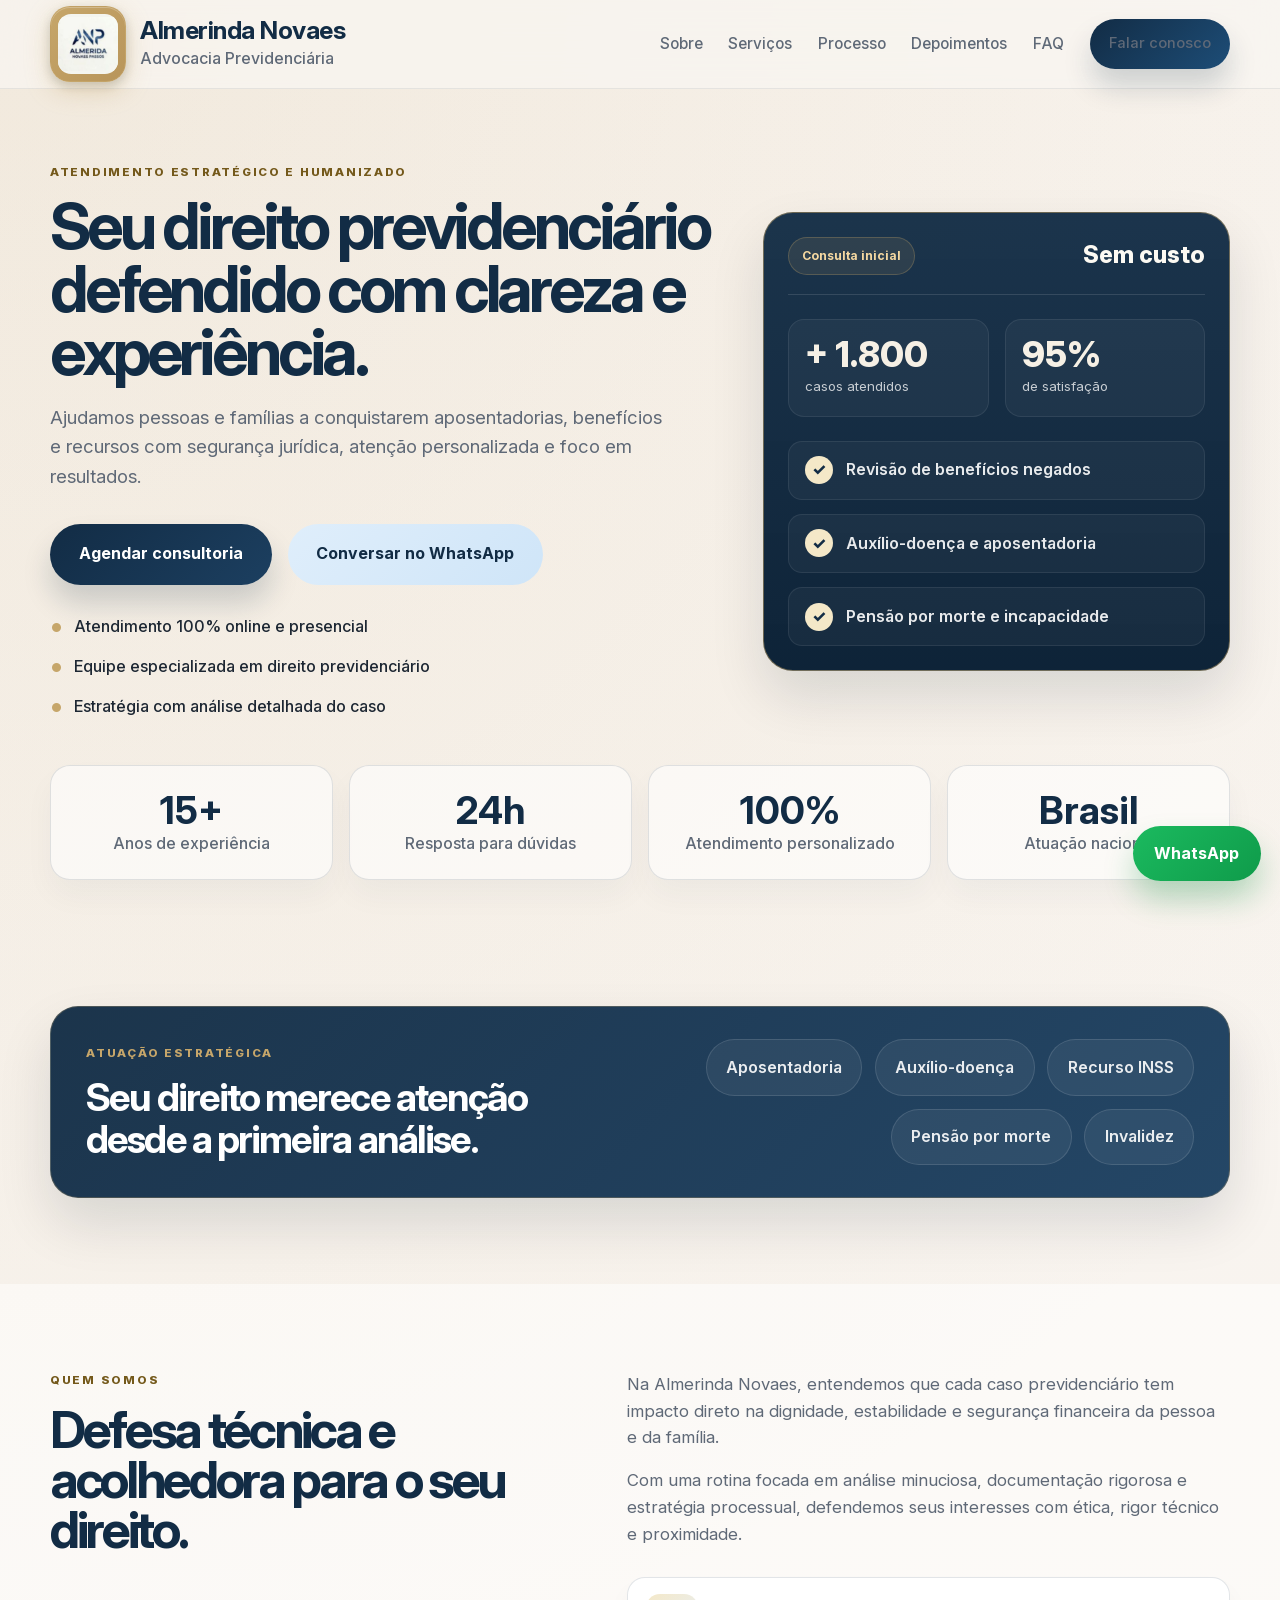
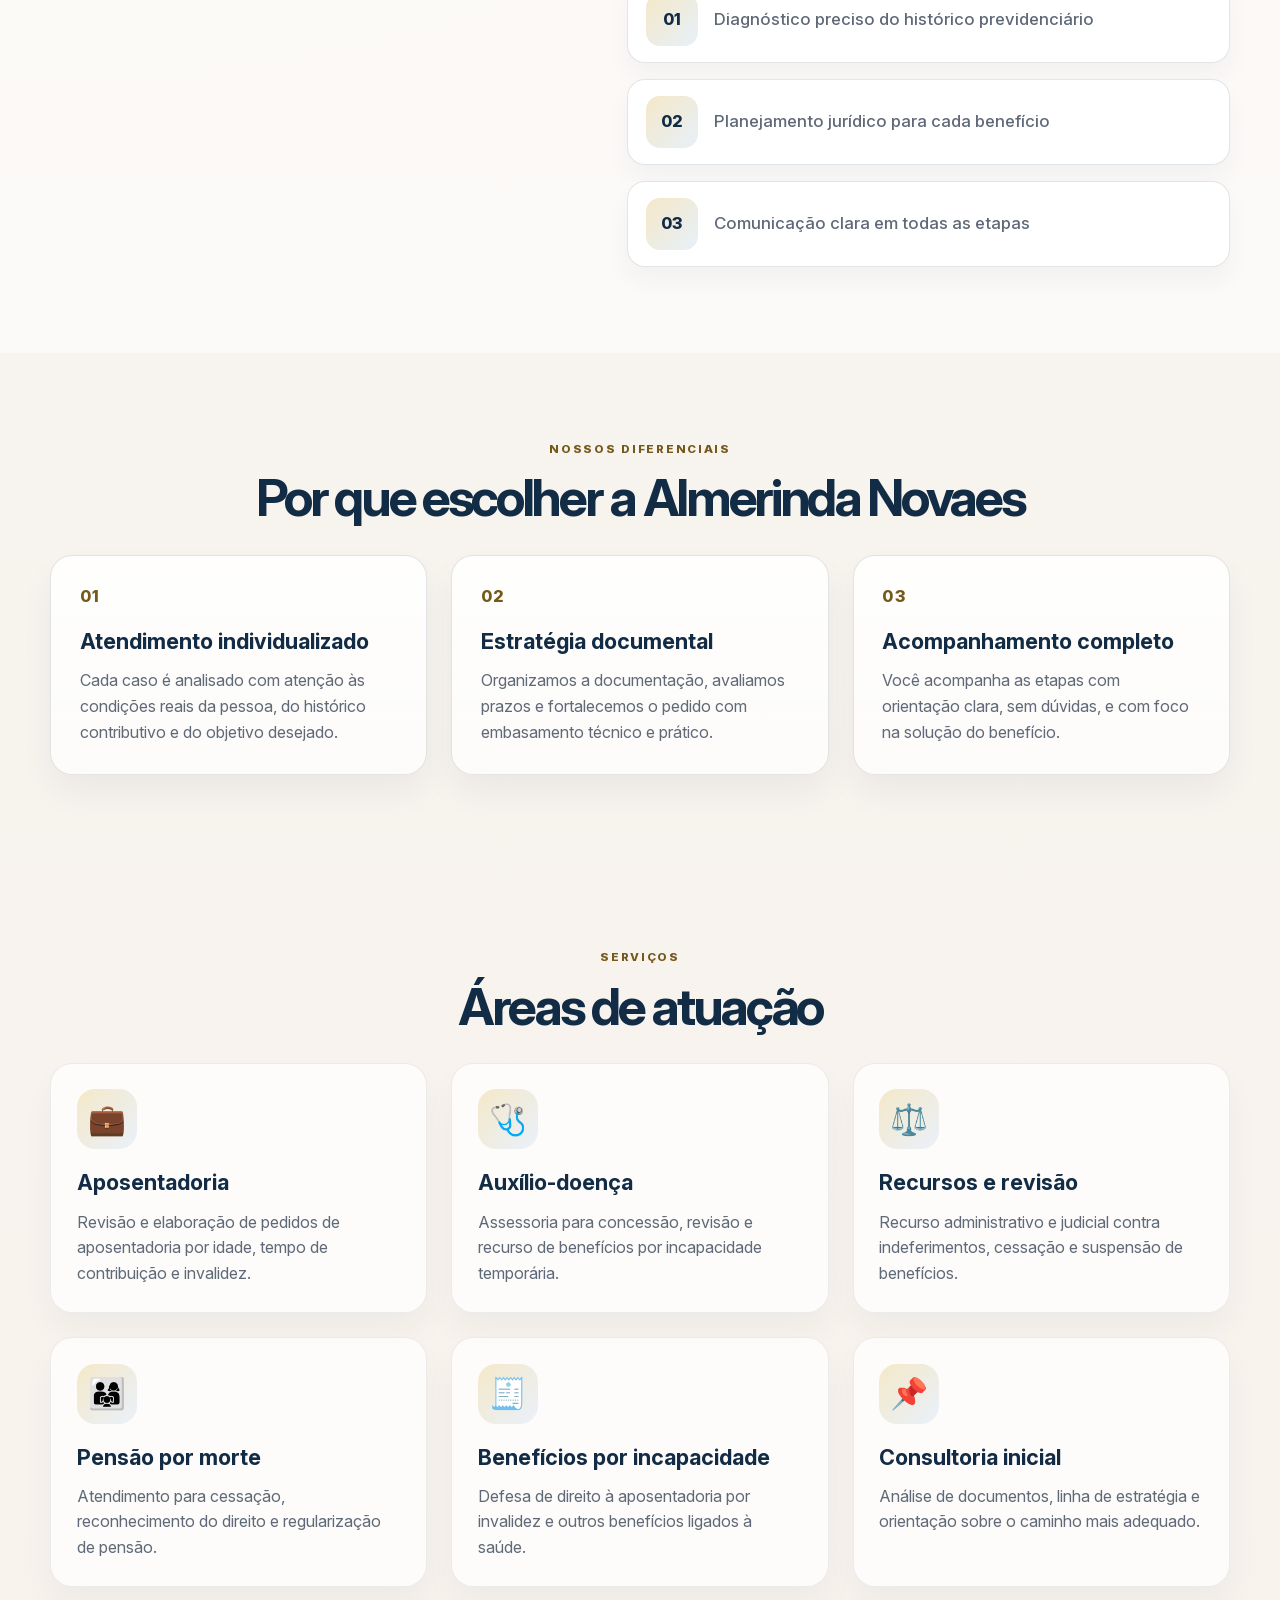
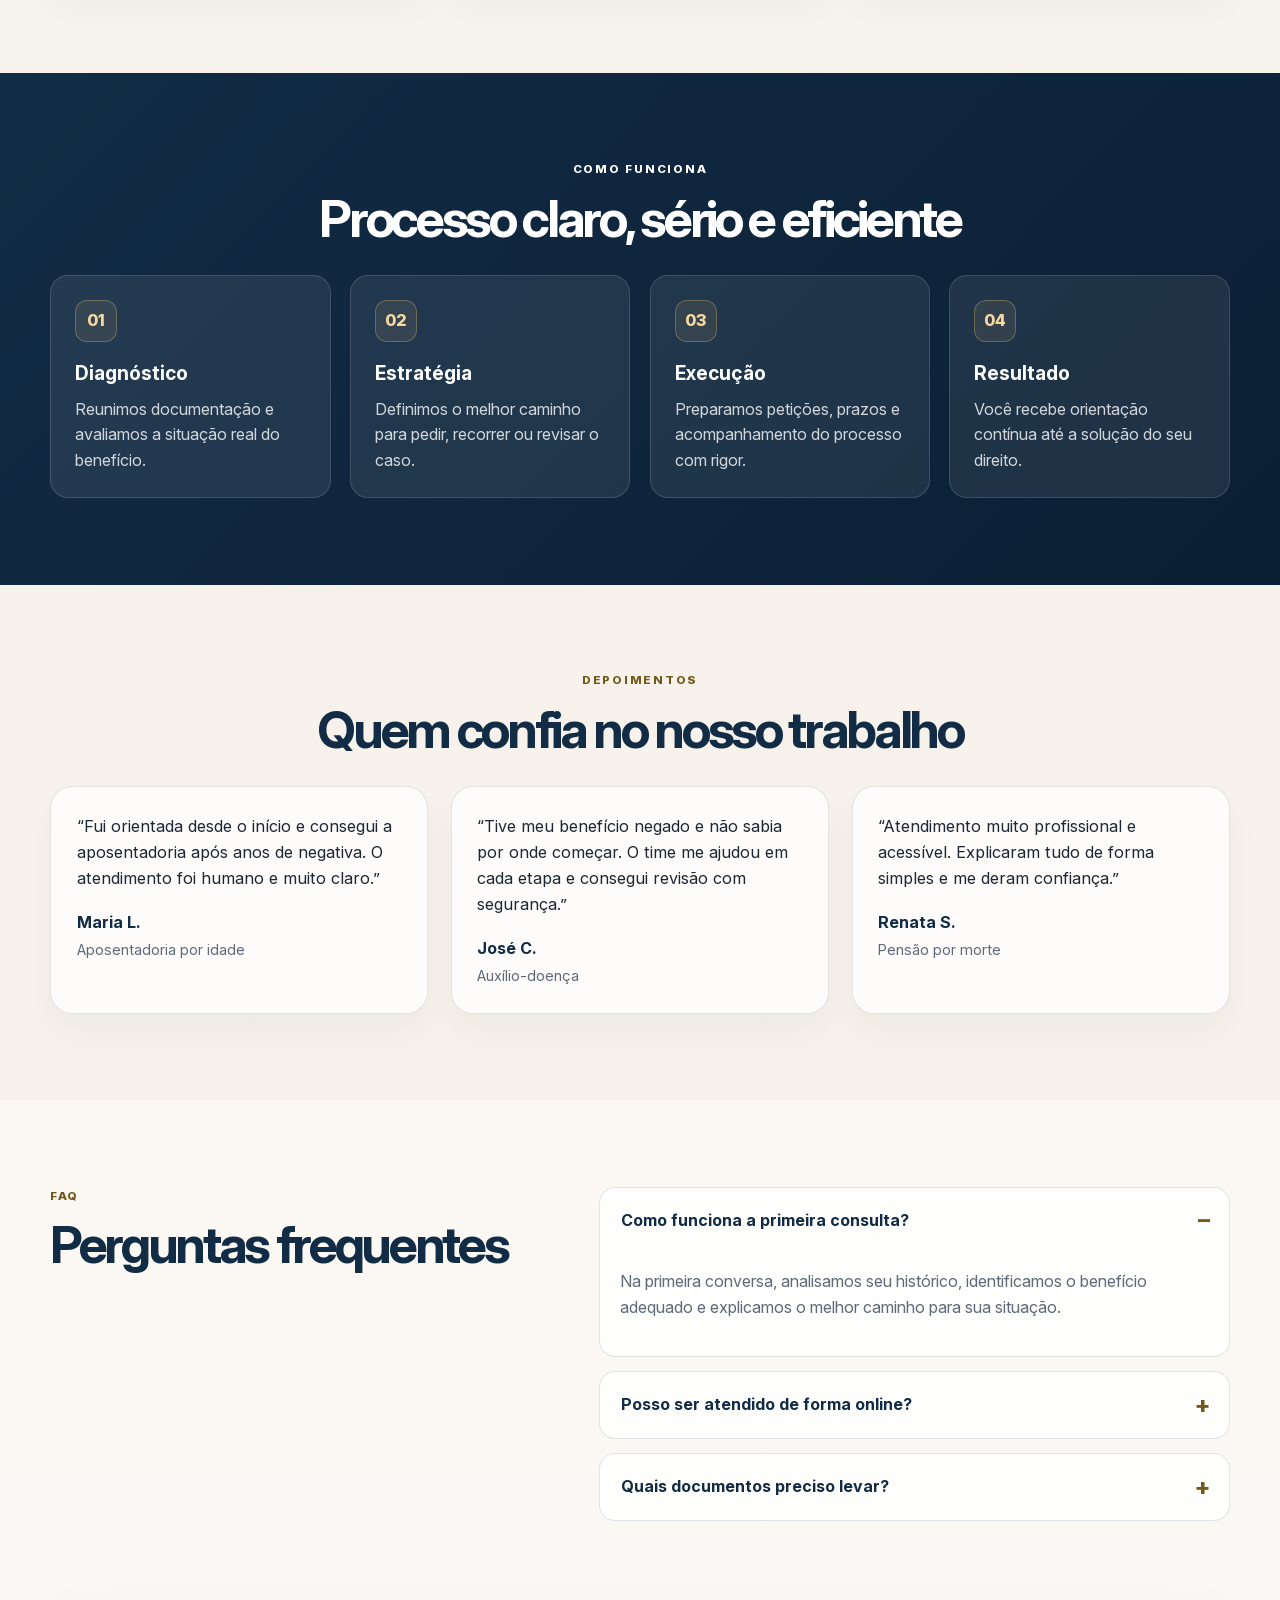
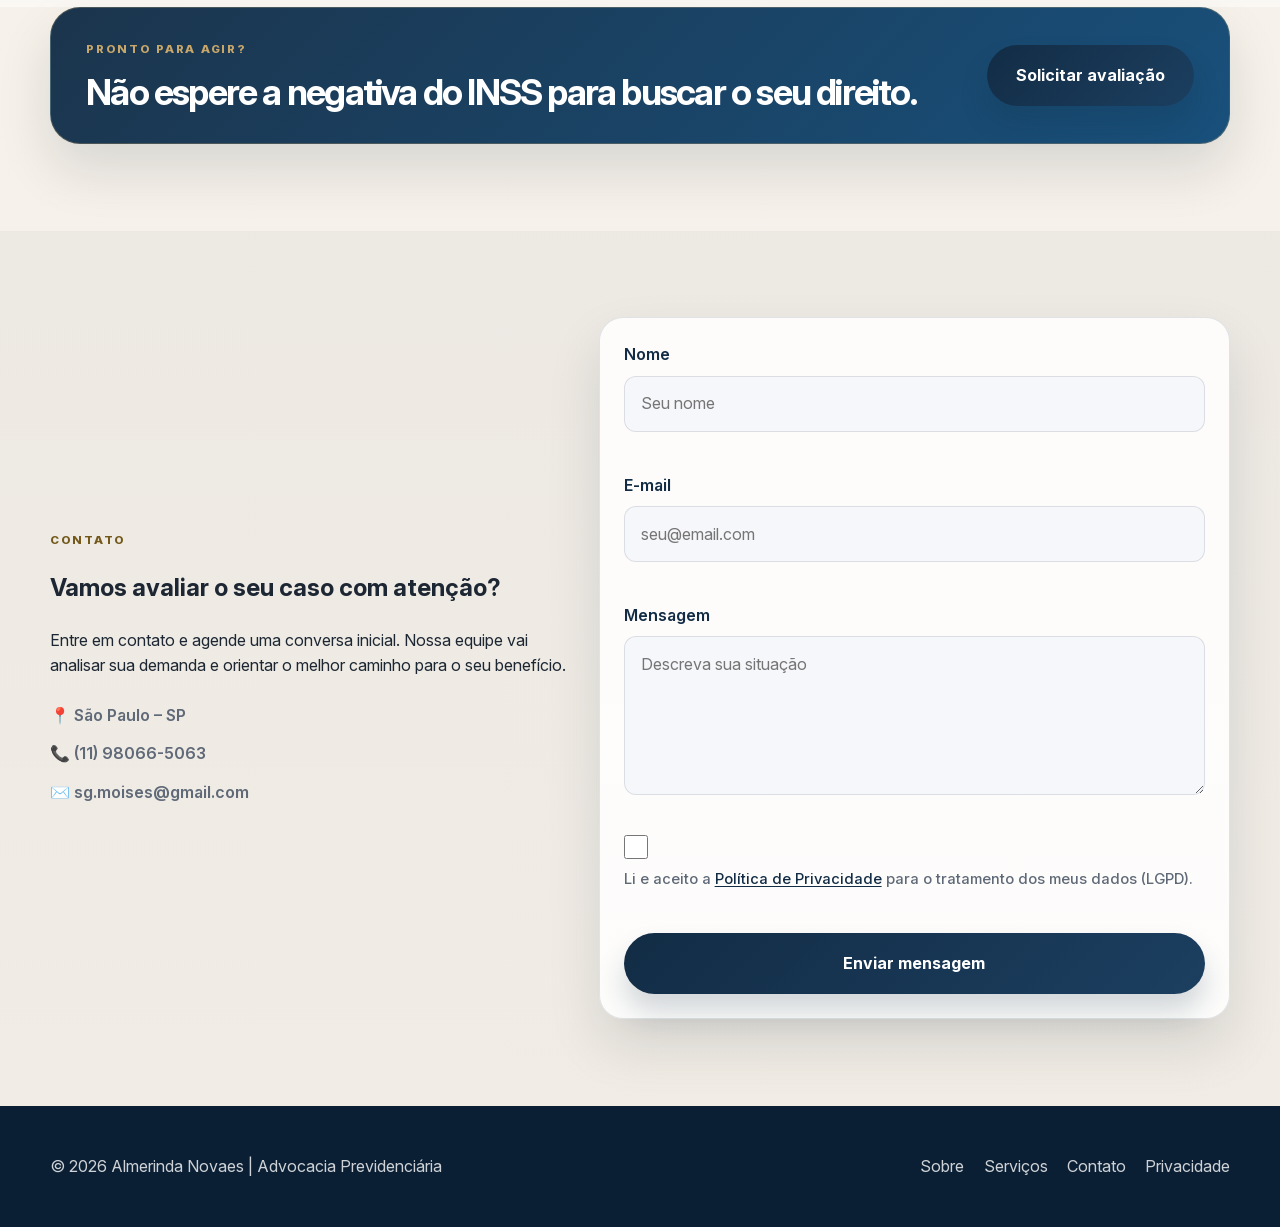
<file: index.html>
<!DOCTYPE html>
<html lang="pt-BR">
  <head>
    <meta charset="UTF-8" />
    <meta name="viewport" content="width=device-width, initial-scale=1.0" />
    <meta
      name="description"
      content="Advocacia Previdenciária especializada em aposentadoria, benefícios e revisão de decisões do INSS. Atendimento presencial e online."
    />
    <title>Almerinda Novaes | Advocacia Previdenciária</title>
    <script type="application/ld+json">
    {
      "@context": "https://schema.org",
      "@type": "LegalService",
      "name": "Almerinda Novaes Advocacia Previdenciária",
      "url": "https://almerindanovaesadv.com.br",
      "logo": "https://almerindanovaesadv.com.br/icons/icon-512.png",
      "telephone": "+5511980665063",
      "email": "sg.moises@gmail.com",
      "address": {
        "@type": "PostalAddress",
        "streetAddress": "",
        "addressLocality": "São Paulo",
        "addressRegion": "SP",
        "postalCode": "",
        "addressCountry": "BR"
      },
      "areaServed": "BR",
      "priceRange": "$$",
      "openingHoursSpecification": [
        {
          "@type": "OpeningHoursSpecification",
          "dayOfWeek": ["Monday", "Tuesday", "Wednesday", "Thursday", "Friday"],
          "opens": "09:00",
          "closes": "18:00"
        }
      ],
      "sameAs": [
        "https://wa.me/5511980665063"
      ]
    }
    </script>
    <meta property="og:type" content="website" />
    <meta property="og:url" content="https://almerindanovaesadv.com.br" />
    <meta property="og:title" content="Almerinda Novaes | Advocacia Previdenciária" />
    <meta property="og:description" content="Advocacia Previdenciária especializada em aposentadoria, benefícios e revisão de decisões do INSS. Atendimento presencial e online." />
    <meta property="og:image" content="https://almerindanovaesadv.com.br/og-image.png" />
    <meta property="og:image:width" content="1200" />
    <meta property="og:image:height" content="630" />
    <meta property="og:locale" content="pt_BR" />
    <meta property="og:site_name" content="Almerinda Novaes Advocacia Previdenciária" />
    <meta name="twitter:card" content="summary_large_image" />
    <meta name="twitter:url" content="https://almerindanovaesadv.com.br" />
    <meta name="twitter:title" content="Almerinda Novaes | Advocacia Previdenciária" />
    <meta name="twitter:description" content="Advocacia Previdenciária especializada em aposentadoria, benefícios e revisão de decisões do INSS. Atendimento presencial e online." />
    <meta name="twitter:image" content="https://almerindanovaesadv.com.br/og-image.png" />
    <meta name="theme-color" content="#122c45" />
    <meta
      http-equiv="Content-Security-Policy"
      content="default-src 'self'; img-src 'self' data:; style-src 'self'; script-src 'self'; connect-src 'self' https://formspree.io; form-action https://formspree.io; font-src 'self'; base-uri 'self'; object-src 'none'"
    />
    <link rel="canonical" href="https://almerindanovaesadv.com.br/" />
    <link rel="icon" type="image/png" sizes="32x32" href="icons/favicon-32.png" />
    <link rel="icon" type="image/png" sizes="192x192" href="icons/icon-192.png" />
    <link rel="apple-touch-icon" href="icons/apple-touch-icon.png" />
    <link rel="preload" as="font" href="fonts/Inter-Variable.woff2" type="font/woff2" crossorigin />
    <link rel="manifest" href="manifest.json" />
    <link rel="stylesheet" href="styles.css" />
  </head>
  <body>
    <a class="skip-link" href="#top">Pular para o conteúdo principal</a>
    <header class="site-header">
      <div class="container nav-wrap">
        <a href="#top" class="brand" aria-label="Página inicial Almerinda Novaes">
          <span class="brand-mark" aria-hidden="true">
            <img src="logo-3x.jpg" alt="" width="76" height="76" loading="eager" />
          </span>
          <span>
            <strong>Almerinda Novaes</strong>
            <small>Advocacia Previdenciária</small>
          </span>
        </a>

        <button class="nav-toggle" aria-label="Abrir menu" aria-expanded="false" aria-controls="menu-principal">
          <span></span>
          <span></span>
          <span></span>
        </button>

        <nav class="site-nav" id="menu-principal" aria-label="Menu principal">
          <a href="#sobre">Sobre</a>
          <a href="#servicos">Serviços</a>
          <a href="#processo">Processo</a>
          <a href="#depoimentos">Depoimentos</a>
          <a href="#faq">FAQ</a>
          <a href="#contato" class="button button--small">Falar conosco</a>
        </nav>
      </div>
    </header>

    <main id="top">
      <section class="hero">
        <div class="container hero-grid">
          <div class="hero-copy">
            <p class="eyebrow">Atendimento estratégico e humanizado</p>
            <h1>Seu direito previdenciário defendido com clareza e experiência.</h1>
            <p class="lead">
              Ajudamos pessoas e famílias a conquistarem aposentadorias, benefícios e
              recursos com segurança jurídica, atenção personalizada e foco em resultados.
            </p>
            <div class="hero-actions">
              <a class="button" href="#contato">Agendar consultoria</a>
              <a
                class="button button--secondary"
                href="https://wa.me/5511980665063?text=Ol%C3%A1%2C%20quero%20agendar%20uma%20consulta%20previdenci%C3%A1ria."
                target="_blank"
                rel="noreferrer"
                >Conversar no WhatsApp</a
              >
            </div>
            <ul class="hero-points">
              <li>Atendimento 100% online e presencial</li>
              <li>Equipe especializada em direito previdenciário</li>
              <li>Estratégia com análise detalhada do caso</li>
            </ul>
          </div>

          <div class="hero-card" aria-label="Informações de destaque">
            <div class="card-top">
              <span class="badge">Consulta inicial</span>
              <strong>Sem custo</strong>
            </div>
            <div class="cases">
              <div>
                <span>+ 1.800</span>
                <small>casos atendidos</small>
              </div>
              <div>
                <span>95%</span>
                <small>de satisfação</small>
              </div>
            </div>
            <div class="mini-list">
              <div>
                <span class="icon">✓</span>
                <p>Revisão de benefícios negados</p>
              </div>
              <div>
                <span class="icon">✓</span>
                <p>Auxílio-doença e aposentadoria</p>
              </div>
              <div>
                <span class="icon">✓</span>
                <p>Pensão por morte e incapacidade</p>
              </div>
            </div>
          </div>
        </div>
      </section>

      <section class="stats">
        <div class="container stats-grid">
          <div>
            <strong>15+</strong>
            <span>Anos de experiência</span>
          </div>
          <div>
            <strong>24h</strong>
            <span>Resposta para dúvidas</span>
          </div>
          <div>
            <strong>100%</strong>
            <span>Atendimento personalizado</span>
          </div>
          <div>
            <strong>Brasil</strong>
            <span>Atuação nacional</span>
          </div>
        </div>
      </section>

      <section class="section trust-band">
        <div class="container trust-grid">
          <div class="trust-copy">
            <p class="eyebrow">Atuação estratégica</p>
            <h2>Seu direito merece atenção desde a primeira análise.</h2>
          </div>
          <div class="trust-list" aria-label="Especialidades em direito previdenciário">
            <span>Aposentadoria</span>
            <span>Auxílio-doença</span>
            <span>Recurso INSS</span>
            <span>Pensão por morte</span>
            <span>Invalidez</span>
          </div>
        </div>
      </section>

      <section id="sobre" class="section section-light">
        <div class="container two-column">
          <div class="section-header">
            <p class="eyebrow">Quem somos</p>
            <h2>Defesa técnica e acolhedora para o seu direito.</h2>
          </div>

          <div class="about-content">
            <p>
              Na Almerinda Novaes, entendemos que cada caso previdenciário tem impacto direto
              na dignidade, estabilidade e segurança financeira da pessoa e da família.
            </p>
            <p>
              Com uma rotina focada em análise minuciosa, documentação rigorosa e estratégia
              processual, defendemos seus interesses com ética, rigor técnico e proximidade.
            </p>
            <div class="benefits-list">
              <div>
                <span>01</span>
                <p>Diagnóstico preciso do histórico previdenciário</p>
              </div>
              <div>
                <span>02</span>
                <p>Planejamento jurídico para cada benefício</p>
              </div>
              <div>
                <span>03</span>
                <p>Comunicação clara em todas as etapas</p>
              </div>
            </div>
          </div>
        </div>
      </section>

      <section class="section">
        <div class="container">
          <div class="section-header centered">
            <p class="eyebrow">Nossos diferenciais</p>
            <h2>Por que escolher a Almerinda Novaes</h2>
          </div>

          <div class="diff-grid">
            <div class="diff-card">
              <span class="diff-number">01</span>
              <h3>Atendimento individualizado</h3>
              <p>Cada caso é analisado com atenção às condições reais da pessoa, do histórico contributivo e do objetivo desejado.</p>
            </div>
            <div class="diff-card">
              <span class="diff-number">02</span>
              <h3>Estratégia documental</h3>
              <p>Organizamos a documentação, avaliamos prazos e fortalecemos o pedido com embasamento técnico e prático.</p>
            </div>
            <div class="diff-card">
              <span class="diff-number">03</span>
              <h3>Acompanhamento completo</h3>
              <p>Você acompanha as etapas com orientação clara, sem dúvidas, e com foco na solução do benefício.</p>
            </div>
          </div>
        </div>
      </section>

      <section id="servicos" class="section">
        <div class="container">
          <div class="section-header centered">
            <p class="eyebrow">Serviços</p>
            <h2>Áreas de atuação</h2>
          </div>

          <div class="card-grid">
            <article class="service-card">
              <span class="service-icon" aria-hidden="true">💼</span>
              <h3>Aposentadoria</h3>
              <p>Revisão e elaboração de pedidos de aposentadoria por idade, tempo de contribuição e invalidez.</p>
            </article>
            <article class="service-card">
              <span class="service-icon" aria-hidden="true">🩺</span>
              <h3>Auxílio-doença</h3>
              <p>Assessoria para concessão, revisão e recurso de benefícios por incapacidade temporária.</p>
            </article>
            <article class="service-card">
              <span class="service-icon" aria-hidden="true">⚖️</span>
              <h3>Recursos e revisão</h3>
              <p>Recurso administrativo e judicial contra indeferimentos, cessação e suspensão de benefícios.</p>
            </article>
            <article class="service-card">
              <span class="service-icon" aria-hidden="true">👨‍👩‍👧</span>
              <h3>Pensão por morte</h3>
              <p>Atendimento para cessação, reconhecimento do direito e regularização de pensão.</p>
            </article>
            <article class="service-card">
              <span class="service-icon" aria-hidden="true">🧾</span>
              <h3>Benefícios por incapacidade</h3>
              <p>Defesa de direito à aposentadoria por invalidez e outros benefícios ligados à saúde.</p>
            </article>
            <article class="service-card">
              <span class="service-icon" aria-hidden="true">📌</span>
              <h3>Consultoria inicial</h3>
              <p>Análise de documentos, linha de estratégia e orientação sobre o caminho mais adequado.</p>
            </article>
          </div>
        </div>
      </section>

      <section id="processo" class="section section-accent">
        <div class="container">
          <div class="section-header centered light">
            <p class="eyebrow">Como funciona</p>
            <h2>Processo claro, sério e eficiente</h2>
          </div>

          <div class="steps-grid">
            <div class="step">
              <span>01</span>
              <h3>Diagnóstico</h3>
              <p>Reunimos documentação e avaliamos a situação real do benefício.</p>
            </div>
            <div class="step">
              <span>02</span>
              <h3>Estratégia</h3>
              <p>Definimos o melhor caminho para pedir, recorrer ou revisar o caso.</p>
            </div>
            <div class="step">
              <span>03</span>
              <h3>Execução</h3>
              <p>Preparamos petições, prazos e acompanhamento do processo com rigor.</p>
            </div>
            <div class="step">
              <span>04</span>
              <h3>Resultado</h3>
              <p>Você recebe orientação contínua até a solução do seu direito.</p>
            </div>
          </div>
        </div>
      </section>

      <section id="depoimentos" class="section">
        <div class="container">
          <div class="section-header centered">
            <p class="eyebrow">Depoimentos</p>
            <h2>Quem confia no nosso trabalho</h2>
          </div>

          <div class="testimonial-grid">
            <blockquote class="testimonial">
              “Fui orientada desde o início e consegui a aposentadoria após anos de negativa. O atendimento foi humano e muito claro.”
              <footer>
                <strong>Maria L.</strong>
                <span>Aposentadoria por idade</span>
              </footer>
            </blockquote>
            <blockquote class="testimonial">
              “Tive meu benefício negado e não sabia por onde começar. O time me ajudou em cada etapa e consegui revisão com segurança.”
              <footer>
                <strong>José C.</strong>
                <span>Auxílio-doença</span>
              </footer>
            </blockquote>
            <blockquote class="testimonial">
              “Atendimento muito profissional e acessível. Explicaram tudo de forma simples e me deram confiança.”
              <footer>
                <strong>Renata S.</strong>
                <span>Pensão por morte</span>
              </footer>
            </blockquote>
          </div>
        </div>
      </section>

      <section id="faq" class="section section-light">
        <div class="container faq-wrap">
          <div class="section-header">
            <p class="eyebrow">FAQ</p>
            <h2>Perguntas frequentes</h2>
          </div>

          <div class="faq-list">
            <div class="faq-item active">
              <button class="faq-question" type="button" id="faq-question-1" aria-expanded="true" aria-controls="faq-answer-1">
                Como funciona a primeira consulta?
              </button>
              <div id="faq-answer-1" class="faq-answer" role="region" aria-labelledby="faq-question-1">
                <p>Na primeira conversa, analisamos seu histórico, identificamos o benefício adequado e explicamos o melhor caminho para sua situação.</p>
              </div>
            </div>
            <div class="faq-item">
              <button class="faq-question" type="button" id="faq-question-2" aria-expanded="false" aria-controls="faq-answer-2">
                Posso ser atendido de forma online?
              </button>
              <div id="faq-answer-2" class="faq-answer" role="region" aria-labelledby="faq-question-2" hidden>
                <p>Sim. A maioria dos atendimentos é realizada de forma virtual, com agilidade e acompanhamento completo.</p>
              </div>
            </div>
            <div class="faq-item">
              <button class="faq-question" type="button" id="faq-question-3" aria-expanded="false" aria-controls="faq-answer-3">
                Quais documentos preciso levar?
              </button>
              <div id="faq-answer-3" class="faq-answer" role="region" aria-labelledby="faq-question-3" hidden>
                <p>Depende do caso, mas normalmente reunimos RG, CPF, carteira de trabalho, comprovantes e documentos específicos do benefício.</p>
              </div>
            </div>
          </div>
        </div>
      </section>

      <section class="section cta-panel">
        <div class="container cta-box">
          <div>
            <p class="eyebrow">Pronto para agir?</p>
            <h2>Não espere a negativa do INSS para buscar o seu direito.</h2>
          </div>
          <a
            class="button"
            href="https://wa.me/5511980665063?text=Ol%C3%A1%2C%20quero%20solicitar%20uma%20avalia%C3%A7%C3%A3o%20do%20meu%20caso%20previdenci%C3%A1rio."
            target="_blank"
            rel="noreferrer"
          >
            Solicitar avaliação
          </a>
        </div>
      </section>

      <section id="contato" class="section contact-section">
        <div class="container contact-grid">
          <div>
            <p class="eyebrow">Contato</p>
            <h2>Vamos avaliar o seu caso com atenção?</h2>
            <p>
              Entre em contato e agende uma conversa inicial. Nossa equipe vai analisar sua
              demanda e orientar o melhor caminho para o seu benefício.
            </p>
            <ul class="contact-list">
              <li><span aria-hidden="true">📍</span> São Paulo – SP</li>
              <li><span aria-hidden="true">📞</span> (11) 98066-5063</li>
              <li><span aria-hidden="true">✉️</span> sg.moises@gmail.com</li>
            </ul>
          </div>

          <form
            class="contact-form"
            id="contact-form"
            action="https://formspree.io/f/mgaoooyw"
            method="post"
          >
            <div class="field">
              <label for="campo-nome">Nome</label>
              <input
                type="text"
                id="campo-nome"
                name="nome"
                placeholder="Seu nome"
                autocomplete="name"
                required
                aria-describedby="erro-nome"
              />
              <span class="field-error" id="erro-nome" aria-live="polite"></span>
            </div>
            <div class="field">
              <label for="campo-email">E-mail</label>
              <input
                type="email"
                id="campo-email"
                name="email"
                placeholder="seu@email.com"
                autocomplete="email"
                required
                aria-describedby="erro-email"
              />
              <span class="field-error" id="erro-email" aria-live="polite"></span>
            </div>
            <div class="field">
              <label for="campo-mensagem">Mensagem</label>
              <textarea
                id="campo-mensagem"
                name="mensagem"
                rows="5"
                placeholder="Descreva sua situação"
                minlength="20"
                required
                aria-describedby="erro-mensagem"
              ></textarea>
              <span class="field-error" id="erro-mensagem" aria-live="polite"></span>
            </div>
            <div class="field">
              <label class="consent" for="campo-consentimento">
                <input
                  type="checkbox"
                  id="campo-consentimento"
                  name="consentimento"
                  required
                  aria-describedby="erro-consentimento"
                />
                <span>
                  Li e aceito a
                  <a href="privacidade.html" target="_blank" rel="noopener noreferrer">Política de Privacidade</a>
                  para o tratamento dos meus dados (LGPD).
                </span>
              </label>
              <span class="field-error" id="erro-consentimento" aria-live="polite"></span>
            </div>
            <button type="submit" class="button">Enviar mensagem</button>
            <p class="form-status" aria-live="polite" hidden></p>
          </form>
        </div>
      </section>
    </main>

    <a
      class="floating-whatsapp"
      href="https://wa.me/5511980665063?text=Ol%C3%A1%2C%20quero%20agendar%20uma%20consulta%20previdenci%C3%A1ria."
      target="_blank"
      rel="noreferrer"
      aria-label="Falar no WhatsApp"
    >
      WhatsApp
    </a>

    <footer class="site-footer">
      <div class="container footer-wrap">
        <p>© <span id="year"></span> Almerinda Novaes | Advocacia Previdenciária</p>
        <div class="footer-links">
          <a href="#sobre">Sobre</a>
          <a href="#servicos">Serviços</a>
          <a href="#contato">Contato</a>
          <a href="privacidade.html">Privacidade</a>
        </div>
      </div>
    </footer>

    <script src="script.js"></script>
  </body>
</html>
</file>
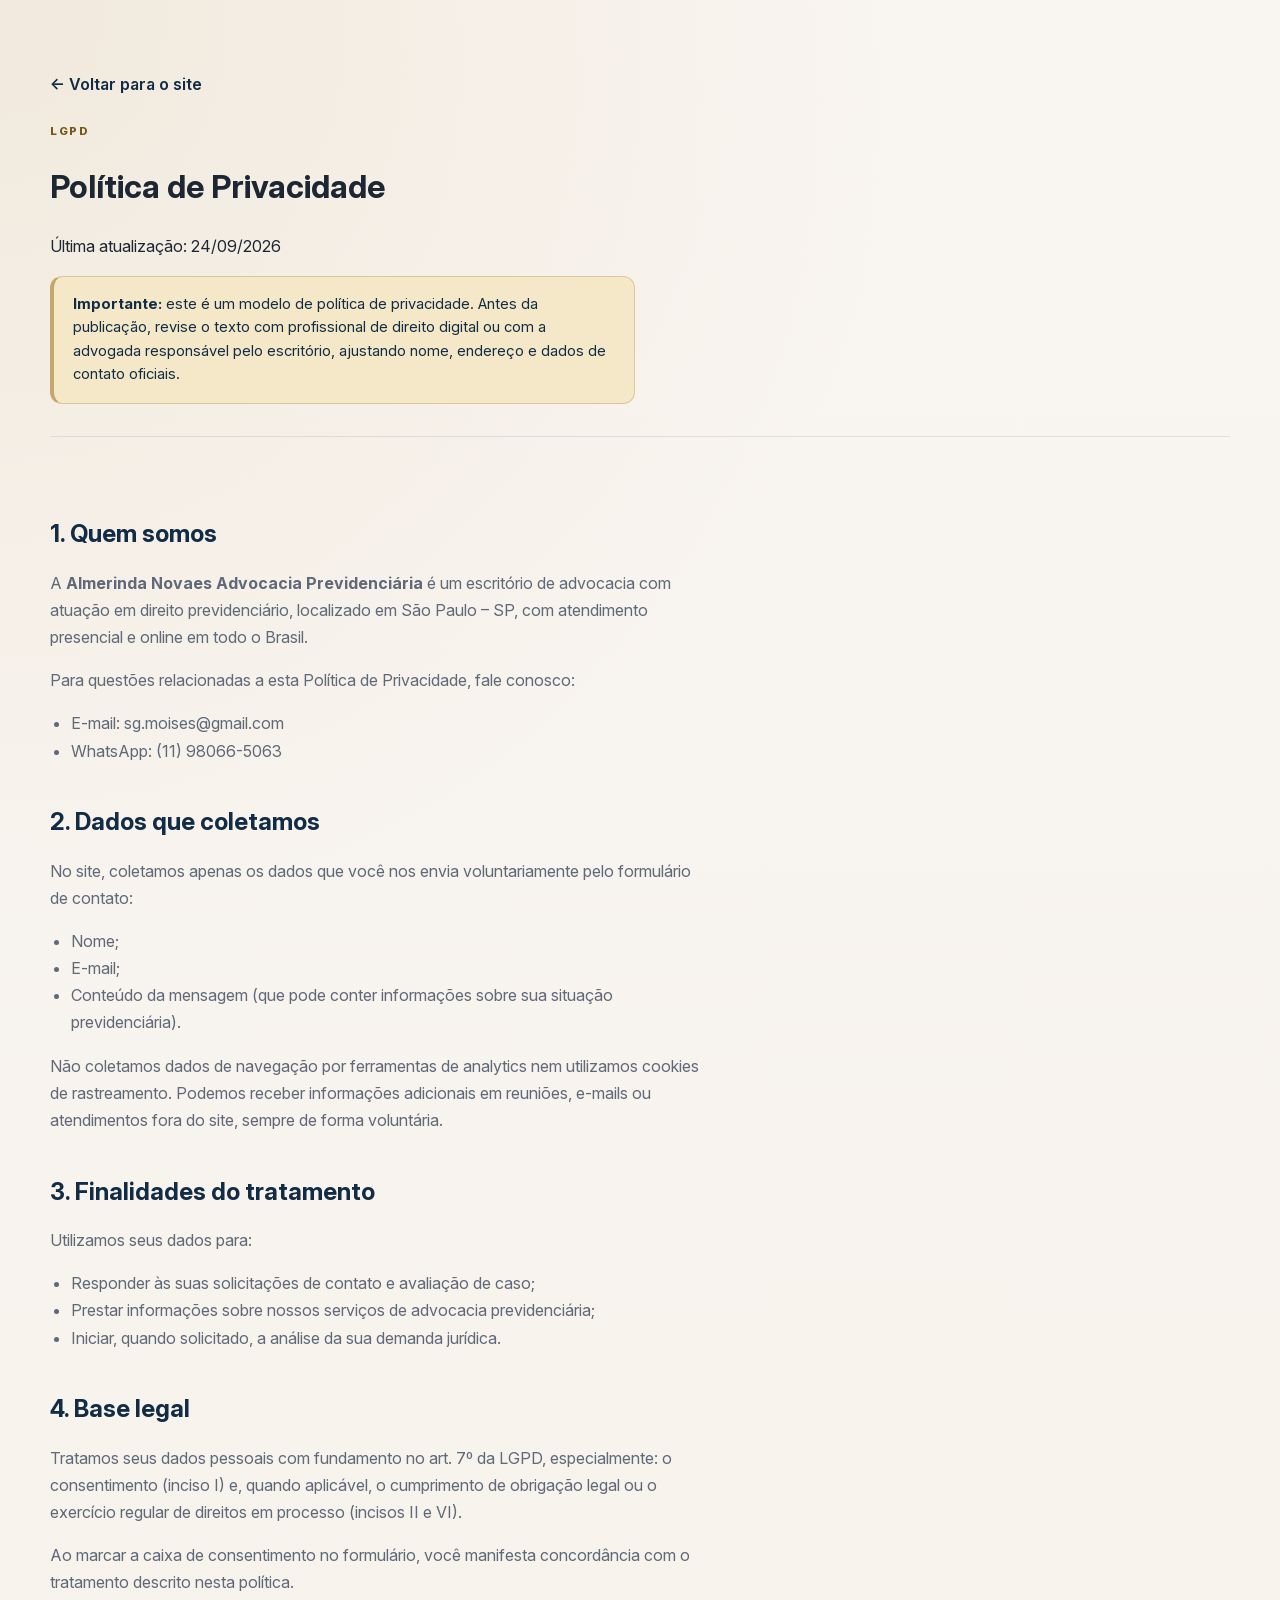
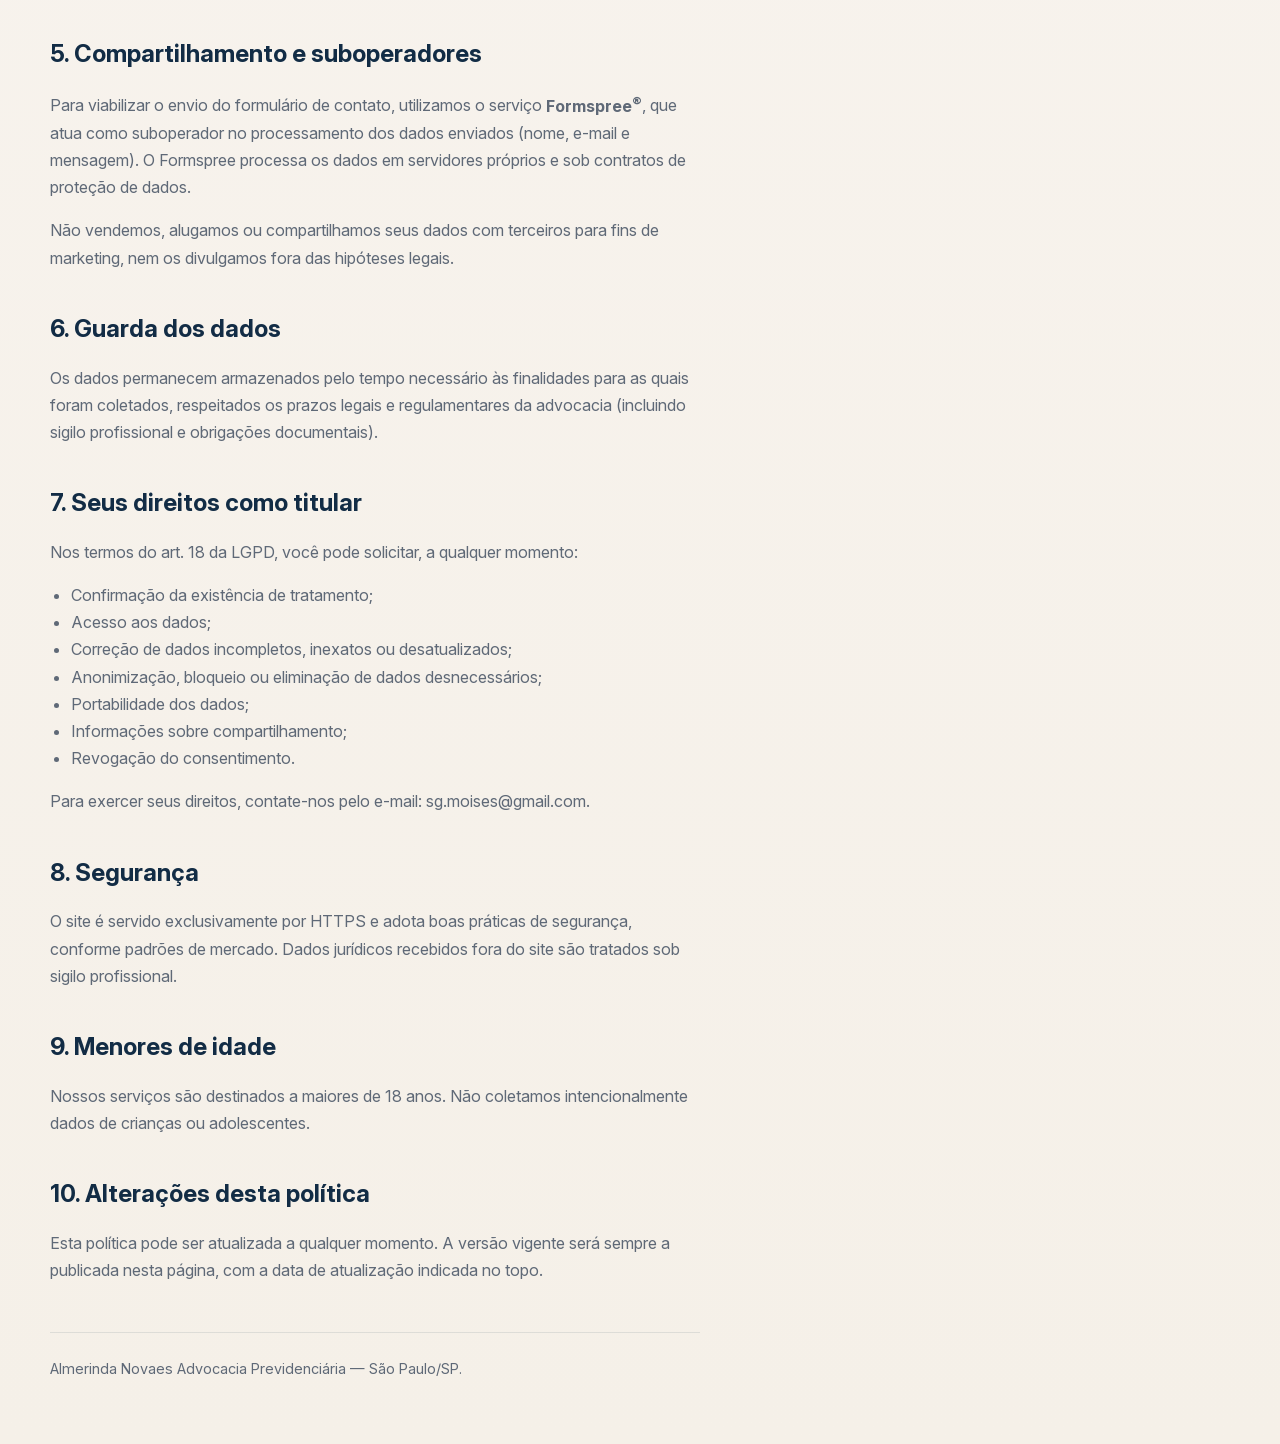
<file: privacidade.html>
<!DOCTYPE html>
<html lang="pt-BR">
  <head>
    <meta charset="UTF-8" />
    <meta name="viewport" content="width=device-width, initial-scale=1.0" />
    <meta name="robots" content="index, follow" />
    <title>Política de Privacidade | Almerinda Novaes Advocacia Previdenciária</title>
    <meta
      name="description"
      content="Política de Privacidade da Almerinda Novaes Advocacia Previdenciária: como tratamos seus dados pessoais, conforme a Lei Geral de Proteção de Dados (LGPD)."
    />
    <meta name="theme-color" content="#122c45" />
    <meta
      http-equiv="Content-Security-Policy"
      content="default-src 'self'; img-src 'self' data:; style-src 'self'; script-src 'none'; font-src 'self'; base-uri 'self'; object-src 'none'; form-action 'none'"
    />
    <link rel="canonical" href="https://almerindanovaesadv.com.br/privacidade.html" />
    <link rel="icon" type="image/png" sizes="32x32" href="icons/favicon-32.png" />
    <link rel="icon" type="image/png" sizes="192x192" href="icons/icon-192.png" />
    <link rel="apple-touch-icon" href="icons/apple-touch-icon.png" />
    <link rel="manifest" href="manifest.json" />
    <link rel="stylesheet" href="styles.css" />
  </head>
  <body>
    <main class="container">
      <header class="privacy-header">
        <a href="index.html" class="back-link">← Voltar para o site</a>
        <p class="eyebrow">LGPD</p>
        <h1>Política de Privacidade</h1>
        <p class="updated">Última atualização: 24/09/2026</p>
        <div class="privacy-notice">
          <strong>Importante:</strong> este é um modelo de política de privacidade.
          Antes da publicação, revise o texto com profissional de direito digital ou
          com a advogada responsável pelo escritório, ajustando nome, endereço e dados
          de contato oficiais.
        </div>
      </header>

      <article class="privacy-body">
        <h2>1. Quem somos</h2>
        <p>
          A <strong>Almerinda Novaes Advocacia Previdenciária</strong> é um escritório de
          advocacia com atuação em direito previdenciário, localizado em São Paulo – SP,
          com atendimento presencial e online em todo o Brasil.
        </p>
        <p>Para questões relacionadas a esta Política de Privacidade, fale conosco:</p>
        <ul>
          <li>E-mail: sg.moises@gmail.com</li>
          <li>WhatsApp: (11) 98066-5063</li>
        </ul>

        <h2>2. Dados que coletamos</h2>
        <p>
          No site, coletamos apenas os dados que você nos envia voluntariamente pelo
          formulário de contato:
        </p>
        <ul>
          <li>Nome;</li>
          <li>E-mail;</li>
          <li>Conteúdo da mensagem (que pode conter informações sobre sua situação previdenciária).</li>
        </ul>
        <p>
          Não coletamos dados de navegação por ferramentas de analytics nem utilizamos
          cookies de rastreamento. Podemos receber informações adicionais em reuniões,
          e-mails ou atendimentos fora do site, sempre de forma voluntária.
        </p>

        <h2>3. Finalidades do tratamento</h2>
        <p>Utilizamos seus dados para:</p>
        <ul>
          <li>Responder às suas solicitações de contato e avaliação de caso;</li>
          <li>Prestar informações sobre nossos serviços de advocacia previdenciária;</li>
          <li>Iniciar, quando solicitado, a análise da sua demanda jurídica.</li>
        </ul>

        <h2>4. Base legal</h2>
        <p>
          Tratamos seus dados pessoais com fundamento no art. 7º da LGPD, especialmente:
          o consentimento (inciso I) e, quando aplicável, o cumprimento de obrigação
          legal ou o exercício regular de direitos em processo (incisos II e VI).
        </p>
        <p>
          Ao marcar a caixa de consentimento no formulário, você manifesta
          concordância com o tratamento descrito nesta política.
        </p>

        <h2>5. Compartilhamento e suboperadores</h2>
        <p>
          Para viabilizar o envio do formulário de contato, utilizamos o serviço
          <strong>Formspree<sup>®</sup></strong
          >, que atua como suboperador no processamento dos dados enviados
          (nome, e-mail e mensagem). O Formspree processa os dados em servidores
          próprios e sob contratos de proteção de dados.
        </p>
        <p>
          Não vendemos, alugamos ou compartilhamos seus dados com terceiros para fins
          de marketing, nem os divulgamos fora das hipóteses legais.
        </p>

        <h2>6. Guarda dos dados</h2>
        <p>
          Os dados permanecem armazenados pelo tempo necessário às finalidades para as
          quais foram coletados, respeitados os prazos legais e regulamentares da
          advocacia (incluindo sigilo profissional e obrigações documentais).
        </p>

        <h2>7. Seus direitos como titular</h2>
        <p>Nos termos do art. 18 da LGPD, você pode solicitar, a qualquer momento:</p>
        <ul>
          <li>Confirmação da existência de tratamento;</li>
          <li>Acesso aos dados;</li>
          <li>Correção de dados incompletos, inexatos ou desatualizados;</li>
          <li>Anonimização, bloqueio ou eliminação de dados desnecessários;</li>
          <li>Portabilidade dos dados;</li>
          <li>Informações sobre compartilhamento;</li>
          <li>Revogação do consentimento.</li>
        </ul>
        <p>
          Para exercer seus direitos, contate-nos pelo e-mail:
          sg.moises@gmail.com.
        </p>

        <h2>8. Segurança</h2>
        <p>
          O site é servido exclusivamente por HTTPS e adota boas práticas de segurança,
          conforme padrões de mercado. Dados jurídicos recebidos fora do site são
          tratados sob sigilo profissional.
        </p>

        <h2>9. Menores de idade</h2>
        <p>
          Nossos serviços são destinados a maiores de 18 anos. Não coletamos
          intencionalmente dados de crianças ou adolescentes.
        </p>

        <h2>10. Alterações desta política</h2>
        <p>
          Esta política pode ser atualizada a qualquer momento. A versão vigente será
          sempre a publicada nesta página, com a data de atualização indicada no topo.
        </p>

        <footer class="privacy-footer">
          Almerinda Novaes Advocacia Previdenciária — São Paulo/SP.
        </footer>
      </article>
    </main>
  </body>
</html>
</file>
<file: styles.css>
﻿@font-face {
  font-family: 'Inter';
  src: url('fonts/Inter-Variable.woff2') format('woff2-variations');
  font-weight: 400 800;
  font-display: swap;
  font-style: normal;
}

:root {
  --bg: #f5f0e8;
  --bg-strong: #efe5d7;
  --panel: rgba(255, 255, 255, 0.72);
  --panel-solid: #ffffff;
  --primary: #122c45;
  --primary-deep: #0b1f34;
  --primary-soft: #1c3f60;
  --gold: #c6a66a;
  /* --gold e legivel so sobre fundo escuro; em fundo claro da 2.0:1. Nao unificar. */
  --gold-text: #74591b;
  --gold-soft: #f4e8c8;
  --text: #1d2733;
  --muted: #5f6977;
  --line: rgba(18, 44, 69, 0.12);
  --shadow: 0 26px 54px rgba(9, 23, 38, 0.12);
  --radius: 22px;
}

* {
  box-sizing: border-box;
}

html {
  scroll-behavior: smooth;
}

body {
  margin: 0;
  font-family: 'Inter', sans-serif;
  background:
    radial-gradient(circle at top left, rgba(198, 166, 106, 0.15), transparent 28%),
    linear-gradient(180deg, #f9f5f1 0%, var(--bg) 100%);
  color: var(--text);
  line-height: 1.6;
}

a {
  color: inherit;
  text-decoration: none;
}

img {
  max-width: 100%;
  display: block;
}

button,
input,
textarea {
  font: inherit;
}

.container {
  width: min(1180px, calc(100% - 2rem));
  margin: 0 auto;
}

.site-header {
  position: sticky;
  top: 0;
  z-index: 100;
  background: rgba(249, 245, 241, 0.72);
  backdrop-filter: blur(18px);
  border-bottom: 1px solid rgba(18, 44, 69, 0.08);
}

.nav-wrap {
  display: flex;
  align-items: center;
  justify-content: space-between;
  min-height: 88px;
  gap: 1rem;
}

.brand {
  display: inline-flex;
  align-items: center;
  gap: 0.9rem;
}

.brand-mark {
  width: 76px;
  height: 76px;
  border-radius: 20px;
  background: linear-gradient(135deg, var(--gold), #b8955a);
  display: grid;
  place-items: center;
  padding: 7px;
  box-shadow:
    0 8px 24px rgba(198, 166, 106, 0.4),
    0 4px 10px rgba(18, 44, 69, 0.18),
    inset 0 1px 0 rgba(255,255,255,0.25);
  border: 1px solid rgba(198, 166, 106, 0.45);
}

/* O logo e servido em logo-3x.jpg (181x163, 3x do tamanho exibido), reduzido
   do master logo.jpg (567x512) por box filter. A proporcao 1,107:1 e a posicao
   da arte dentro do quadro foram preservadas, entao o render e identico ao do
   master. Com `cover` o quadrado de 60px cortaria 4,85% de cada lateral e
   cortaria a propria marca; `contain` mostra o logo inteiro. O background
   reproduz a cor do papel medida no master (#F4F5EF) para as faixas de
   letterbox nao deixarem o gradiente dourado aparecer. */
.brand-mark img {
  width: 100%;
  height: 100%;
  border-radius: 13px;
  object-fit: contain;
  background: #f4f5ef;
  display: block;
}

.brand strong {
  display: block;
  font-size: 1.55rem;
  line-height: 1.2;
  color: var(--primary);
  font-weight: 700;
  letter-spacing: -0.02em;
}

.brand small {
  display: block;
  color: var(--muted);
  font-size: 1rem;
  font-weight: 500;
}

.site-nav {
  display: flex;
  align-items: center;
  gap: 1.6rem;
  font-size: 0.96rem;
}

.site-nav a {
  color: var(--muted);
  font-weight: 500;
  transition: color 0.2s ease;
}

.site-nav a:hover,
.site-nav a:focus-visible {
  color: var(--primary);
}

.button {
  display: inline-flex;
  align-items: center;
  justify-content: center;
  border: 0;
  border-radius: 999px;
  background: linear-gradient(135deg, var(--primary), var(--primary-soft));
  color: white;
  padding: 1.1rem 1.8rem;
  font-weight: 700;
  cursor: pointer;
  transition: transform 0.2s ease, box-shadow 0.2s ease;
  box-shadow: 0 18px 28px rgba(18, 44, 69, 0.18);
}

.button:hover,
.button:focus-visible {
  transform: translateY(-1px);
}

.button--secondary {
  background: linear-gradient(135deg, #dfeefb, #cfe5f8);
  color: var(--primary);
  box-shadow: none;
}

.button--small {
  padding: 0.8rem 1.2rem;
  font-size: 0.92rem;
  background: linear-gradient(135deg, var(--primary), #1d4d77);
}

.hero {
  padding: 4.6rem 0 2.8rem;
}

.hero-grid {
  display: grid;
  grid-template-columns: 1.18fr 0.82fr;
  align-items: center;
  gap: 2.6rem;
}

.eyebrow {
  margin: 0 0 0.9rem;
  text-transform: uppercase;
  letter-spacing: 0.15em;
  font-size: 0.72rem;
  font-weight: 800;
  color: var(--gold-text);
}

/* Contextos de fundo escuro: o dourado claro original tem contraste alto aqui. */
.trust-copy .eyebrow,
.cta-box .eyebrow {
  color: var(--gold);
}

.hero-copy h1,
.section-header h2 {
  margin: 0;
  line-height: 0.98;
  letter-spacing: -0.065em;
}

.hero-copy h1 {
  font-size: clamp(3rem, 5vw, 5.3rem);
  max-width: 720px;
  color: var(--primary);
}

.lead {
  max-width: 620px;
  margin: 1.2rem 0 0;
  color: var(--muted);
  font-size: 1.16rem;
}

.hero-actions {
  margin-top: 2rem;
  display: flex;
  flex-wrap: wrap;
  gap: 1rem;
}

.hero-points {
  list-style: none;
  margin: 1.8rem 0 0;
  padding: 0;
  display: grid;
  gap: 0.8rem;
  color: var(--text);
  font-weight: 500;
}

.hero-points li {
  display: flex;
  align-items: center;
  gap: 0.7rem;
}

.hero-points li::before {
  content: '•';
  color: var(--gold);
  font-size: 1.7rem;
  line-height: 1;
}

.hero-card {
  background: linear-gradient(180deg, rgba(18, 44, 69, 0.96), rgba(9, 31, 52, 0.98));
  border: 1px solid rgba(198, 166, 106, 0.5);
  border-radius: 30px;
  box-shadow: var(--shadow);
  padding: 1.5rem;
  color: white;
}

.card-top {
  display: flex;
  align-items: center;
  justify-content: space-between;
  gap: 1rem;
  padding-bottom: 1.2rem;
  border-bottom: 1px solid rgba(255,255,255,0.12);
}

.badge {
  display: inline-flex;
  padding: 0.5rem 0.8rem;
  border-radius: 999px;
  background: rgba(198, 166, 106, 0.12);
  border: 1px solid rgba(198, 166, 106, 0.28);
  color: #f5d8a1;
  font-weight: 700;
  font-size: 0.76rem;
}

.card-top strong {
  font-size: 1.45rem;
  color: #fdfaf3;
  font-weight: 800;
}

.cases {
  display: grid;
  grid-template-columns: repeat(2, minmax(0, 1fr));
  gap: 1rem;
  margin-top: 1.5rem;
}

.cases div {
  padding: 1.1rem 1rem;
  border-radius: 16px;
  background: rgba(255,255,255,0.04);
  border: 1px solid rgba(255,255,255,0.08);
}

.cases span {
  display: block;
  font-size: 2.2rem;
  font-weight: 800;
  line-height: 1;
  color: #f6f0e5;
}

.cases small {
  color: rgba(255,255,255,0.75);
}

.mini-list {
  margin-top: 1.5rem;
  display: grid;
  gap: 0.9rem;
}

.mini-list div {
  display: flex;
  align-items: center;
  gap: 0.8rem;
  background: rgba(255,255,255,0.04);
  border: 1px solid rgba(255,255,255,0.08);
  border-radius: 14px;
  padding: 0.9rem 1rem;
}

.mini-list p {
  margin: 0;
  color: rgba(255,255,255,0.9);
  font-weight: 600;
}

.icon {
  width: 28px;
  height: 28px;
  border-radius: 50%;
  background: var(--gold-soft);
  color: var(--primary);
  font-weight: 800;
  display: grid;
  place-items: center;
}

.stats {
  padding: 0 0 2.5rem;
}

.trust-band {
  padding-top: 0.5rem;
}

.trust-grid {
  display: grid;
  grid-template-columns: 0.9fr 1.1fr;
  gap: 1.2rem;
  align-items: center;
  background: linear-gradient(135deg, rgba(18, 44, 69, 0.96), rgba(27, 63, 96, 0.96));
  border: 1px solid rgba(198, 166, 106, 0.28);
  border-radius: 28px;
  padding: 2rem 2.2rem;
  box-shadow: var(--shadow);
}

.trust-copy h2 {
  margin: 0;
  color: white;
  font-size: clamp(2rem, 3vw, 2.8rem);
  line-height: 1.08;
  letter-spacing: -0.05em;
}

.trust-list {
  display: flex;
  flex-wrap: wrap;
  gap: 0.8rem;
  justify-content: flex-end;
}

.trust-list span {
  display: inline-flex;
  align-items: center;
  justify-content: center;
  padding: 0.9rem 1.2rem;
  background: rgba(255,255,255,0.06);
  border: 1px solid rgba(255,255,255,0.12);
  border-radius: 999px;
  color: rgba(255,255,255,0.9);
  font-weight: 600;
}

.stats-grid {
  display: grid;
  grid-template-columns: repeat(4, minmax(0, 1fr));
  gap: 1rem;
}

.stats-grid div {
  background: rgba(255,255,255,0.58);
  border: 1px solid var(--line);
  border-radius: 20px;
  box-shadow: 0 16px 30px rgba(18, 44, 69, 0.04);
  padding: 1.4rem 1rem;
  text-align: center;
}

.stats-grid strong {
  display: block;
  font-size: clamp(1.8rem, 3vw, 2.5rem);
  color: var(--primary);
  line-height: 1.1;
}

.stats-grid span {
  color: var(--muted);
  font-weight: 500;
}

.section {
  padding: 5.4rem 0;
}

.section-light {
  background: rgba(255,255,255,0.48);
}

.section-accent {
  background: linear-gradient(135deg, var(--primary), var(--primary-deep));
  color: white;
}

.two-column {
  display: grid;
  grid-template-columns: 0.95fr 1.05fr;
  gap: 2rem;
  align-items: start;
}

.section-header {
  margin-bottom: 2rem;
}

.section-header.centered {
  text-align: center;
}

.section-header h2 {
  font-size: clamp(2.3rem, 4vw, 3.4rem);
  color: var(--primary);
}

.about-content p {
  margin: 0 0 1rem;
  color: var(--muted);
  font-size: 1.05rem;
}

.benefits-list {
  margin-top: 1.8rem;
  display: grid;
  gap: 1rem;
}

.benefits-list div {
  display: grid;
  grid-template-columns: 52px 1fr;
  align-items: center;
  gap: 1rem;
  background: var(--panel-solid);
  border: 1px solid var(--line);
  border-radius: 18px;
  padding: 1rem 1.1rem;
  box-shadow: 0 14px 24px rgba(18, 44, 69, 0.04);
}

.benefits-list span {
  width: 52px;
  height: 52px;
  border-radius: 14px;
  background: linear-gradient(135deg, var(--gold-soft), #e7f0f9);
  color: var(--primary);
  font-weight: 800;
  display: grid;
  place-items: center;
}

.benefits-list p {
  margin: 0;
  font-weight: 500;
}

.diff-grid {
  display: grid;
  grid-template-columns: repeat(3, minmax(0, 1fr));
  gap: 1.5rem;
}

.diff-card {
  background: linear-gradient(180deg, rgba(255,255,255,0.9), rgba(255,255,255,0.7));
  border: 1px solid var(--line);
  border-radius: 22px;
  box-shadow: 0 18px 34px rgba(18, 44, 69, 0.05);
  padding: 1.8rem;
}

.diff-number {
  display: inline-flex;
  font-weight: 800;
  color: var(--gold-text);
  letter-spacing: 0.08em;
  margin-bottom: 0.9rem;
}

.diff-card h3 {
  margin: 0 0 0.6rem;
  font-size: 1.35rem;
  color: var(--primary);
}

.diff-card p {
  margin: 0;
  color: var(--muted);
}

.card-grid {
  display: grid;
  grid-template-columns: repeat(3, minmax(0, 1fr));
  gap: 1.5rem;
}

.service-card {
  background: rgba(255,255,255,0.72);
  border: 1px solid rgba(18, 44, 69, 0.08);
  border-radius: 22px;
  box-shadow: 0 18px 32px rgba(18, 44, 69, 0.04);
  padding: 1.6rem;
}

.service-icon {
  width: 60px;
  height: 60px;
  display: grid;
  place-items: center;
  border-radius: 18px;
  background: linear-gradient(135deg, var(--gold-soft), #eaf1fb);
  font-size: 1.9rem;
}

.service-card h3 {
  margin: 1rem 0 0.6rem;
  font-size: 1.35rem;
  color: var(--primary);
}

.service-card p {
  margin: 0;
  color: var(--muted);
}

.section-header.light h2,
.section-header.light .eyebrow {
  color: white;
}

.steps-grid {
  display: grid;
  grid-template-columns: repeat(4, minmax(0, 1fr));
  gap: 1.2rem;
}

.step {
  background: rgba(255,255,255,0.08);
  border: 1px solid rgba(255,255,255,0.14);
  border-radius: 18px;
  padding: 1.5rem;
}

.step span {
  display: inline-flex;
  width: 42px;
  height: 42px;
  background: rgba(198, 166, 106, 0.12);
  border: 1px solid rgba(198, 166, 106, 0.4);
  border-radius: 12px;
  align-items: center;
  justify-content: center;
  font-weight: 800;
  color: #f6d8a1;
}

.step h3 {
  margin: 1rem 0 0.5rem;
  font-size: 1.2rem;
  color: white;
}

.step p {
  margin: 0;
  color: rgba(255,255,255,0.8);
}

.testimonial-grid {
  display: grid;
  grid-template-columns: repeat(3, minmax(0, 1fr));
  gap: 1.4rem;
}

.testimonial {
  margin: 0;
  background: rgba(255,255,255,0.76);
  border: 1px solid var(--line);
  border-radius: 22px;
  padding: 1.6rem;
  box-shadow: 0 18px 32px rgba(18, 44, 69, 0.04);
  color: var(--text);
  font-size: 1.02rem;
}

.testimonial footer {
  margin-top: 1.2rem;
  display: flex;
  flex-direction: column;
  gap: 0.15rem;
}

.testimonial strong {
  font-size: 1rem;
  color: var(--primary);
}

.testimonial span {
  color: var(--muted);
  font-size: 0.9rem;
}

.faq-wrap {
  display: grid;
  grid-template-columns: 0.9fr 1.1fr;
  gap: 2rem;
  align-items: start;
}

.faq-list {
  display: grid;
  gap: 0.9rem;
}

.faq-item {
  background: rgba(255,255,255,0.76);
  border: 1px solid var(--line);
  border-radius: 16px;
  overflow: hidden;
}

.faq-question {
  width: 100%;
  appearance: none;
  border: 0;
  background: transparent;
  text-align: left;
  padding: 1.25rem 1.35rem;
  font-weight: 700;
  color: var(--primary);
  cursor: pointer;
  position: relative;
}

.faq-question::after {
  content: '+';
  position: absolute;
  right: 1.2rem;
  top: 50%;
  transform: translateY(-50%);
  color: var(--gold-text);
  font-size: 1.5rem;
  line-height: 1;
}

.faq-item.active .faq-question::after {
  content: '–';
}

.faq-answer {
  padding: 0 1.3rem 1.2rem;
  color: var(--muted);
}

.faq-answer[hidden] {
  display: none;
}

.cta-panel {
  padding-top: 0;
}

.cta-box {
  display: flex;
  align-items: center;
  justify-content: space-between;
  gap: 1.5rem;
  padding: 2rem 2.2rem;
  background: linear-gradient(135deg, rgba(18, 44, 69, 0.96), rgba(15, 73, 118, 0.96));
  border: 1px solid rgba(198, 166, 106, 0.28);
  border-radius: 30px;
  box-shadow: var(--shadow);
}

.cta-box h2 {
  margin: 0;
  color: white;
  font-size: clamp(1.8rem, 2.8vw, 3rem);
  line-height: 1.08;
  letter-spacing: -0.05em;
}

.contact-section {
  background: linear-gradient(180deg, rgba(18, 44, 69, 0.04), rgba(18, 44, 69, 0.02));
}

.contact-grid {
  display: grid;
  grid-template-columns: 0.9fr 1.1fr;
  gap: 2rem;
  align-items: center;
}

.contact-list {
  list-style: none;
  padding: 0;
  margin: 1.5rem 0 0;
  display: grid;
  gap: 0.8rem;
  color: var(--muted);
  font-weight: 600;
}

.contact-form {
  background: rgba(255,255,255,0.86);
  border: 1px solid var(--line);
  border-radius: 24px;
  box-shadow: var(--shadow);
  padding: 1.5rem;
  display: grid;
  gap: 1rem;
}

.contact-form .field {
  display: grid;
  gap: 0.5rem;
}

.contact-form label {
  font-weight: 600;
  color: var(--primary);
}

.contact-form input,
.contact-form textarea {
  width: 100%;
  border: 1px solid rgba(18, 44, 69, 0.12);
  border-radius: 12px;
  background: #f6f7fa;
  padding: 0.9rem 1rem;
  color: var(--text);
}

.contact-form textarea {
  resize: vertical;
  min-height: 130px;
}

.contact-form input[aria-invalid="true"],
.contact-form textarea[aria-invalid="true"] {
  border-color: #dc2626;
  background: #fef2f2;
}

.field-error {
  color: #dc2626;
  font-size: 0.85rem;
  font-weight: 500;
  min-height: 1.2em;
}

.form-status {
  margin: 0.5rem 0 0;
  padding: 0.75rem 1rem;
  border-radius: 10px;
  font-weight: 600;
  text-align: center;
}

.form-status.success {
  background: #ecfdf5;
  color: #065f46;
  border: 1px solid #a7f3d0;
}

.form-status.error {
  background: #fef2f2;
  color: #dc2626;
  border: 1px solid #fecaca;
}

.contact-form .consent {
  display: flex;
  flex-wrap: wrap;
  align-items: baseline;
  gap: 0.4rem 0.6rem;
  font-weight: 500;
  color: var(--muted);
  font-size: 0.92rem;
  line-height: 1.45;
  cursor: pointer;
}

.contact-form .consent input[type="checkbox"] {
  width: 1.5rem;
  height: 1.5rem;
  flex-shrink: 0;
  margin: 0;
  padding: 0;
  border: 1px solid rgba(18, 44, 69, 0.35);
  border-radius: 5px;
  background: #f6f7fa;
  accent-color: var(--primary);
}

.contact-form .consent a {
  color: var(--primary);
  text-decoration: underline;
  text-underline-offset: 2px;
  display: inline-block;
  min-height: 24px;
  padding: 3px 0;
}

.contact-form .consent input[type="checkbox"][aria-invalid="true"] {
  border-color: #dc2626;
  outline: 2px solid rgba(220, 38, 38, 0.35);
  outline-offset: 1px;
}

.contact-form .consent a {
  color: var(--primary);
  text-decoration: underline;
  text-underline-offset: 2px;
}

.contact-form .consent a:focus-visible {
  outline: 2px solid var(--primary);
  outline-offset: 2px;
}

.floating-whatsapp {
  position: fixed;
  right: 1.2rem;
  bottom: 1.2rem;
  z-index: 60;
  display: inline-flex;
  align-items: center;
  justify-content: center;
  background: linear-gradient(135deg, #1bba5f, #0f9b4a);
  color: white;
  border-radius: 999px;
  padding: 0.9rem 1.35rem;
  font-weight: 700;
  box-shadow: 0 18px 30px rgba(17, 146, 70, 0.28);
}

.site-footer {
  padding: 2rem 0;
  background: var(--primary-deep);
  color: rgba(255,255,255,0.8);
}

.footer-wrap {
  display: flex;
  align-items: center;
  justify-content: space-between;
  gap: 1rem;
}

.footer-links {
  display: flex;
  gap: 1.2rem;
}

.nav-toggle {
  display: none;
  background: transparent;
  border: 0;
  width: 44px;
  height: 44px;
  padding: 0;
  cursor: pointer;
}

.nav-toggle span {
  display: block;
  width: 24px;
  height: 2px;
  background: var(--primary);
  margin: 5px auto;
  border-radius: 10px;
}

/* Janela 701-900px: a nav horizontal nao encolhe e estoura a largura do container.
   Reduz brand + nav ate o menu colapsar em 700px, sem alterar o padrao de layout. */
@media (min-width: 701px) and (max-width: 900px) {
  .nav-wrap {
    gap: 0.6rem;
  }

  .brand {
    gap: 0.6rem;
    min-width: 0;
  }

  .brand-mark {
    width: 56px;
    height: 56px;
    border-radius: 15px;
    padding: 5px;
  }

  .brand strong {
    font-size: 1.2rem;
  }

  .brand small {
    font-size: 0.82rem;
  }

  .site-nav {
    gap: 0.7rem;
    font-size: 0.85rem;
    min-width: 0;
  }

  .site-nav a {
    white-space: nowrap;
  }

  .button--small {
    padding: 0.6rem 0.7rem;
    font-size: 0.8rem;
  }
}

@media (max-width: 900px) {
  .hero-grid,
  .two-column,
  .faq-wrap,
  .contact-grid,
  .card-grid,
  .testimonial-grid,
  .steps-grid,
  .stats-grid,
  .diff-grid,
  .trust-grid,
  .cta-box {
    grid-template-columns: 1fr 1fr;
  }

  .hero-grid,
  .two-column,
  .faq-wrap,
  .contact-grid,
  .trust-grid,
  .cta-box {
    grid-template-columns: 1fr;
  }

  .card-grid,
  .testimonial-grid,
  .steps-grid,
  .stats-grid,
  .diff-grid {
    grid-template-columns: repeat(2, minmax(0, 1fr));
  }

  .trust-list {
    justify-content: flex-start;
  }

  .cta-box {
    display: grid;
    align-items: start;
  }
}

@media (max-width: 700px) {
  .nav-toggle {
    display: block;
  }

  .site-nav {
    position: absolute;
    left: 1rem;
    right: 1rem;
    top: calc(100% + 0.5rem);
    display: none;
    flex-direction: column;
    align-items: flex-start;
    padding: 1rem;
    border-radius: 18px;
    background: rgba(255,255,255,0.96);
    border: 1px solid var(--line);
    box-shadow: var(--shadow);
  }

  .site-nav.is-open {
    display: flex;
  }

  .card-grid,
  .testimonial-grid,
  .steps-grid,
  .stats-grid,
  .diff-grid {
    grid-template-columns: 1fr;
  }

  .hero {
    padding-top: 3.8rem;
  }

  .hero-copy h1 {
    font-size: 3rem;
  }

  .container {
    width: min(100% - 1.2rem, 1180px);
  }

  .footer-wrap {
    flex-direction: column;
    text-align: center;
  }
}

.skip-link {
  position: absolute;
  left: 0.5rem;
  top: -100px;
  z-index: 200;
  padding: 0.75rem 1.1rem;
  border-radius: 0 0 12px 12px;
  background: var(--primary);
  color: white;
  font-weight: 700;
  transition: top 0.2s ease;
}

.skip-link:focus {
  top: 0;
}

.contact-form input:focus-visible,
.contact-form textarea:focus-visible,
.faq-question:focus-visible,
.footer-links a:focus-visible,
.site-footer a:focus-visible {
  outline: 3px solid var(--primary);
  outline-offset: 2px;
  border-radius: 6px;
}

.contact-form input:focus-visible,
.contact-form textarea:focus-visible {
  outline-offset: 1px;
  border-color: var(--primary);
}

.faq-question:focus-visible {
  outline-offset: -3px;
}

.footer-links a,
.site-footer a {
  display: inline-block;
  min-height: 24px;
  padding: 3px 0;
}

.privacy-header {
  padding: 4.5rem 0 2rem;
  border-bottom: 1px solid rgba(18, 44, 69, 0.1);
}

.privacy-header > * {
  max-width: 65ch;
}

.privacy-body {
  padding: 2.5rem 0 4rem;
  max-width: 65ch;
}

.privacy-body h2 {
  margin: 2.4rem 0 0.8rem;
  font-size: 1.5rem;
  color: var(--primary);
}

.privacy-body h3 {
  margin: 1.6rem 0 0.5rem;
  font-size: 1.12rem;
  color: var(--primary);
}

.privacy-body p,
.privacy-body li {
  color: var(--muted);
  line-height: 1.7;
}

.privacy-body ul {
  padding-left: 1.3rem;
}

.privacy-body .updated {
  font-size: 0.85rem;
  color: var(--gold-text);
  font-weight: 700;
  margin: 0;
}

.privacy-notice {
  margin-top: 1rem;
  padding: 1rem 1.2rem;
  border: 1px solid rgba(198, 166, 106, 0.5);
  border-left: 4px solid var(--gold);
  border-radius: 12px;
  background: var(--gold-soft);
  color: var(--primary);
  font-size: 0.92rem;
}

.back-link {
  display: inline-flex;
  align-items: center;
  gap: 0.4rem;
  font-weight: 600;
  color: var(--primary);
  margin-bottom: 1.5rem;
  min-height: 24px;
}

.back-link:hover {
  text-decoration: underline;
}

.privacy-footer {
  border-top: 1px solid rgba(18, 44, 69, 0.1);
  padding-top: 1.5rem;
  margin-top: 3rem;
  color: var(--muted);
  font-size: 0.9rem;
}

@media (prefers-reduced-motion: reduce) {
  html {
    scroll-behavior: auto;
  }

  *,
  *::before,
  *::after {
    animation-duration: 0.01ms !important;
    animation-iteration-count: 1 !important;
    transition-duration: 0.01ms !important;
  }
}
</file>
